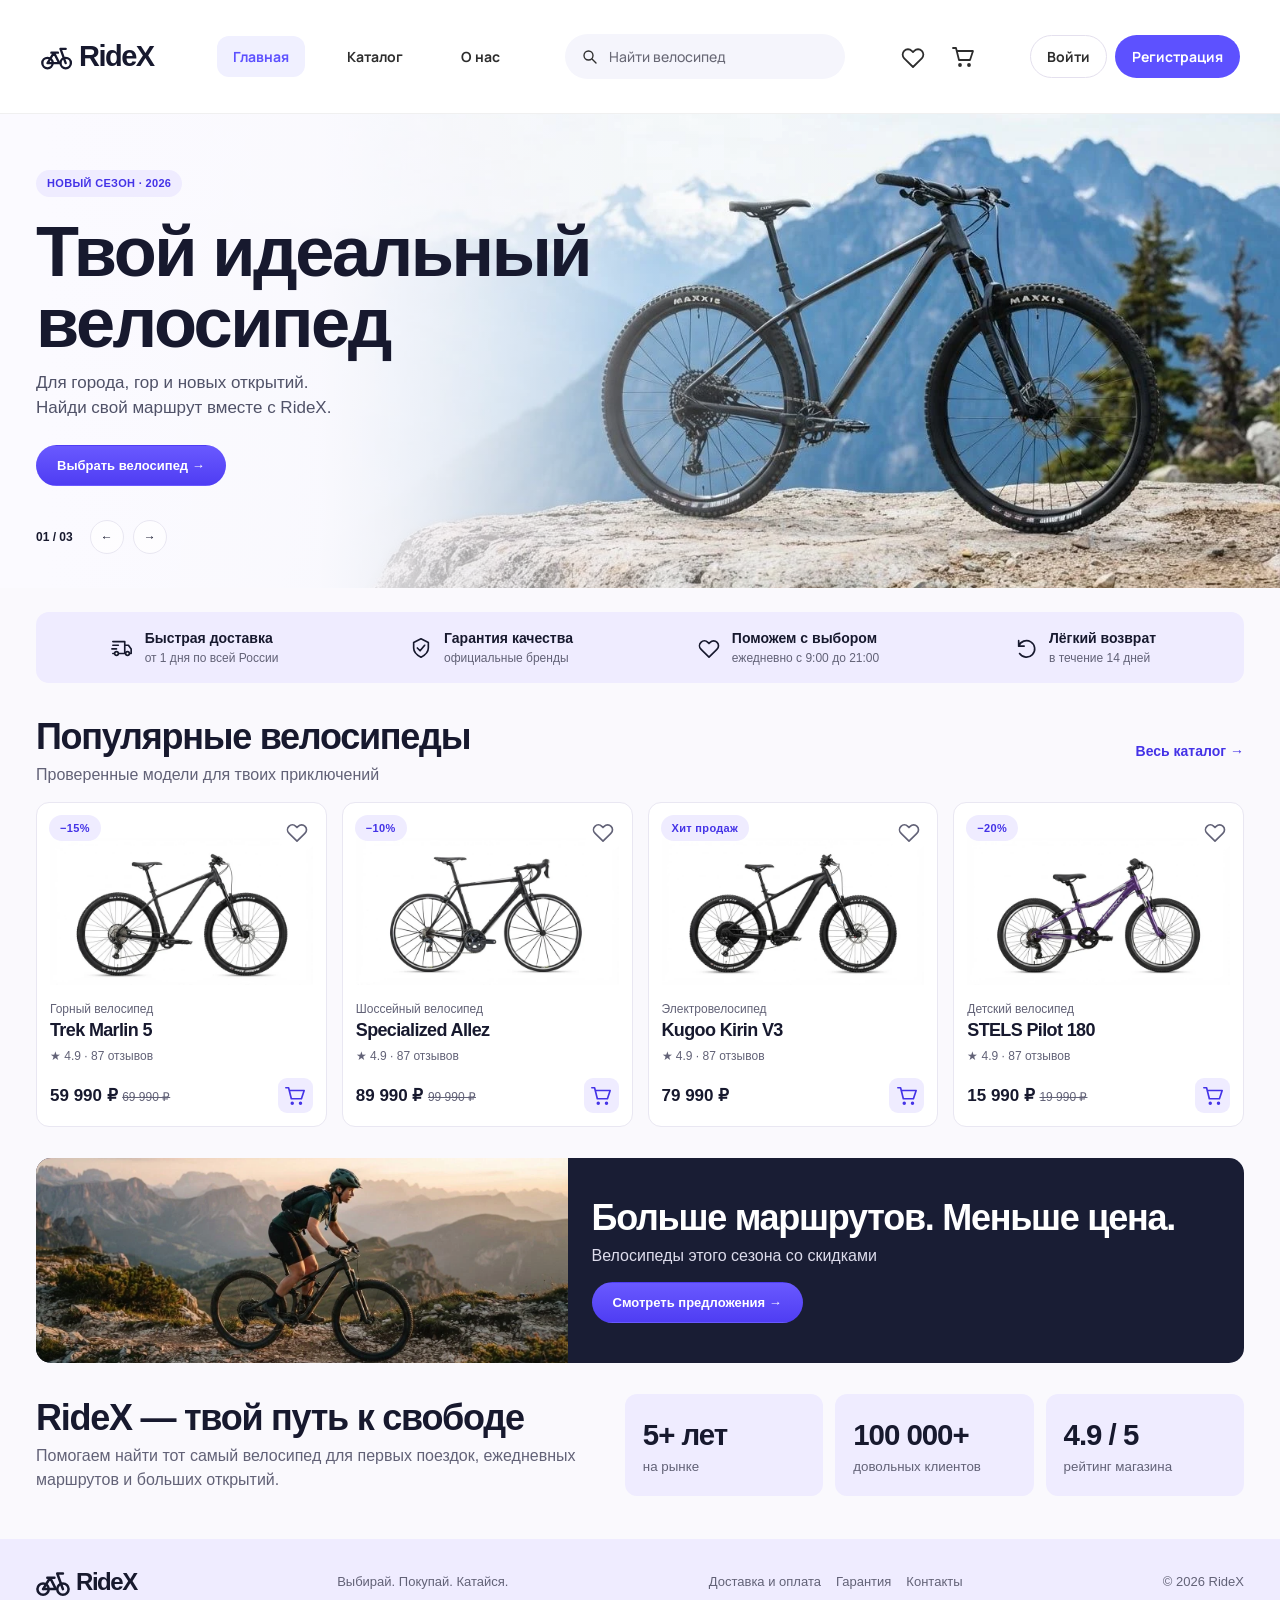
<file: index.html>
<!doctype html>
<html lang="ru">
    <head>
        <meta charset="utf-8">
        <meta name="viewport" content="width=device-width, initial-scale=1">
        <title>Главная · RideX</title>
        <link rel="stylesheet" href="./css/style.css">
        <script defer src="./js/products.js"></script>
        <script defer src="./js/app.js"></script>
        <link rel="icon" href="./images/bike.svg" type="image/svg+xml">
        <link rel="preconnect" href="https://fonts.googleapis.com">
        <link rel="preconnect" href="https://fonts.gstatic.com" crossorigin>
        <link
            href="https://fonts.googleapis.com/css2?family=Manrope:wght@500;700&display=swap"
            rel="stylesheet"
        >
    </head>
    <body data-page="home" data-base="./" data-catalog="./html/catalog.html">
        <header class="top">
            <div class="header-container">
                <div class="logo">
                    <a href="./index.html">
                        <img src="./images/Group%201.svg" alt="RideX, главная">
                    </a>
                </div>
                <nav class="main-navigation" aria-label="Главное меню">
                    <ul>
                        <li>
                            <a href="./index.html" aria-current="page">Главная</a>
                        </li>
                        <li>
                            <a href="./html/catalog.html">Каталог</a>
                        </li>
                        <li>
                            <a href="./html/about.html">О нас</a>
                        </li>
                    </ul>
                </nav>
                <form class="search-bar" action="./html/catalog.html" role="search">
                    <button type="submit" aria-label="Найти">
                        <img src="./images/search.svg" alt="">
                    </button>
                    <input
                        type="search"
                        name="q"
                        placeholder="Найти велосипед"
                        aria-label="Поиск велосипеда"
                    >
                </form>
                <div class="user-icons">
                    <a href="./html/favorites.html" class="icon-link">
                        <img src="./images/heart.svg" alt="Избранное" class="user-icon">
                    </a>
                    <a href="./html/cart.html" class="icon-link cart-icon" aria-label="Корзина">
                        <img src="./images/cart.svg" alt="" class="user-icon">
                        <b id="count" hidden></b>
                    </a>
                </div>
                <div class="auth-buttons">
                    <a href="./html/login.html" class="btn btn-login" id="login-link">Войти</a>
                    <a href="./html/register.html" class="btn btn-register">Регистрация</a>
                </div>
            </div>
        </header>
        <main>
            <section class="hero">
                <div class="wrap hero-inner">
                    <span class="pill">НОВЫЙ СЕЗОН · 2026</span>
                    <h1 id="hero-title">Твой идеальный<br>велосипед</h1>
                    <p id="hero-copy">
                        Для города, гор и новых открытий.<br>Найди свой маршрут вместе с RideX.
                    </p>
                    <a class="button " href="./html/catalog.html">Выбрать велосипед →</a>
                    <div class="slider">
                        <span id="slide-number">01 / 03</span>
                        <button type="button" data-slide="-1" aria-label="Предыдущий слайд">
                            ←
                        </button>
                        <button type="button" data-slide="1" aria-label="Следующий слайд">→</button>
                    </div>
                </div>
            </section>
            <div class="wrap">
                <div class="benefits">
                    <div>
                        <i data-icon="truck"></i>
                        <p>Быстрая доставка<small>от 1 дня по всей России</small></p>
                    </div>
                    <div>
                        <i data-icon="shield"></i>
                        <p>Гарантия качества<small>официальные бренды</small></p>
                    </div>
                    <div>
                        <i data-icon="heart"></i>
                        <p>Поможем с выбором<small>ежедневно с 9:00 до 21:00</small></p>
                    </div>
                    <div>
                        <i data-icon="return"></i>
                        <p>Лёгкий возврат<small>в течение 14 дней</small></p>
                    </div>
                </div>
                <section class="block">
                    <div class="section-head">
                        <div>
                            <h2>Популярные велосипеды</h2>
                            <p>Проверенные модели для твоих приключений</p>
                        </div>
                        <a class="accent" href="./html/catalog.html">Весь каталог →</a>
                    </div>
                    <div id="products" class="grid four"></div>
                </section>
                <section class="sale">
                    <img src="./images/sale.webp" alt="Велосипедист на горной тропе">
                    <div>
                        <h2>Больше маршрутов. Меньше цена.</h2>
                        <p>Велосипеды этого сезона со скидками</p>
                        <a class="button " href="./html/catalog.html?sale=1">
                            Смотреть предложения →
                        </a>
                    </div>
                </section>
                <section class="home-about">
                    <div>
                        <h2>RideX — твой путь к свободе</h2>
                        <p>
                            Помогаем найти тот самый велосипед для первых поездок, ежедневных маршрутов и больших открытий.
                        </p>
                    </div>
                    <div class="stats">
                        <div>
                            <strong>5+ лет</strong>
                            <small>на рынке</small>
                        </div>
                        <div>
                            <strong>100 000+</strong>
                            <small>довольных клиентов</small>
                        </div>
                        <div>
                            <strong>4.9 / 5</strong>
                            <small>рейтинг магазина</small>
                        </div>
                    </div>
                </section>
            </div>
        </main>
        <footer>
            <div class="wrap footer">
                <a class="logo" href="./index.html"><i data-icon="bike"></i>RideX</a>
                <span>Выбирай. Покупай. Катайся.</span>
                <div>
                    <a href="./html/about.html#delivery">Доставка и оплата</a>
                    <a href="./html/about.html#guarantee">Гарантия</a>
                    <a href="./html/about.html#contacts">Контакты</a>
                </div>
                <span>© 2026 RideX</span>
            </div>
        </footer>
        <div id="toast" role="status"></div>
    </body>
</html>
</file>
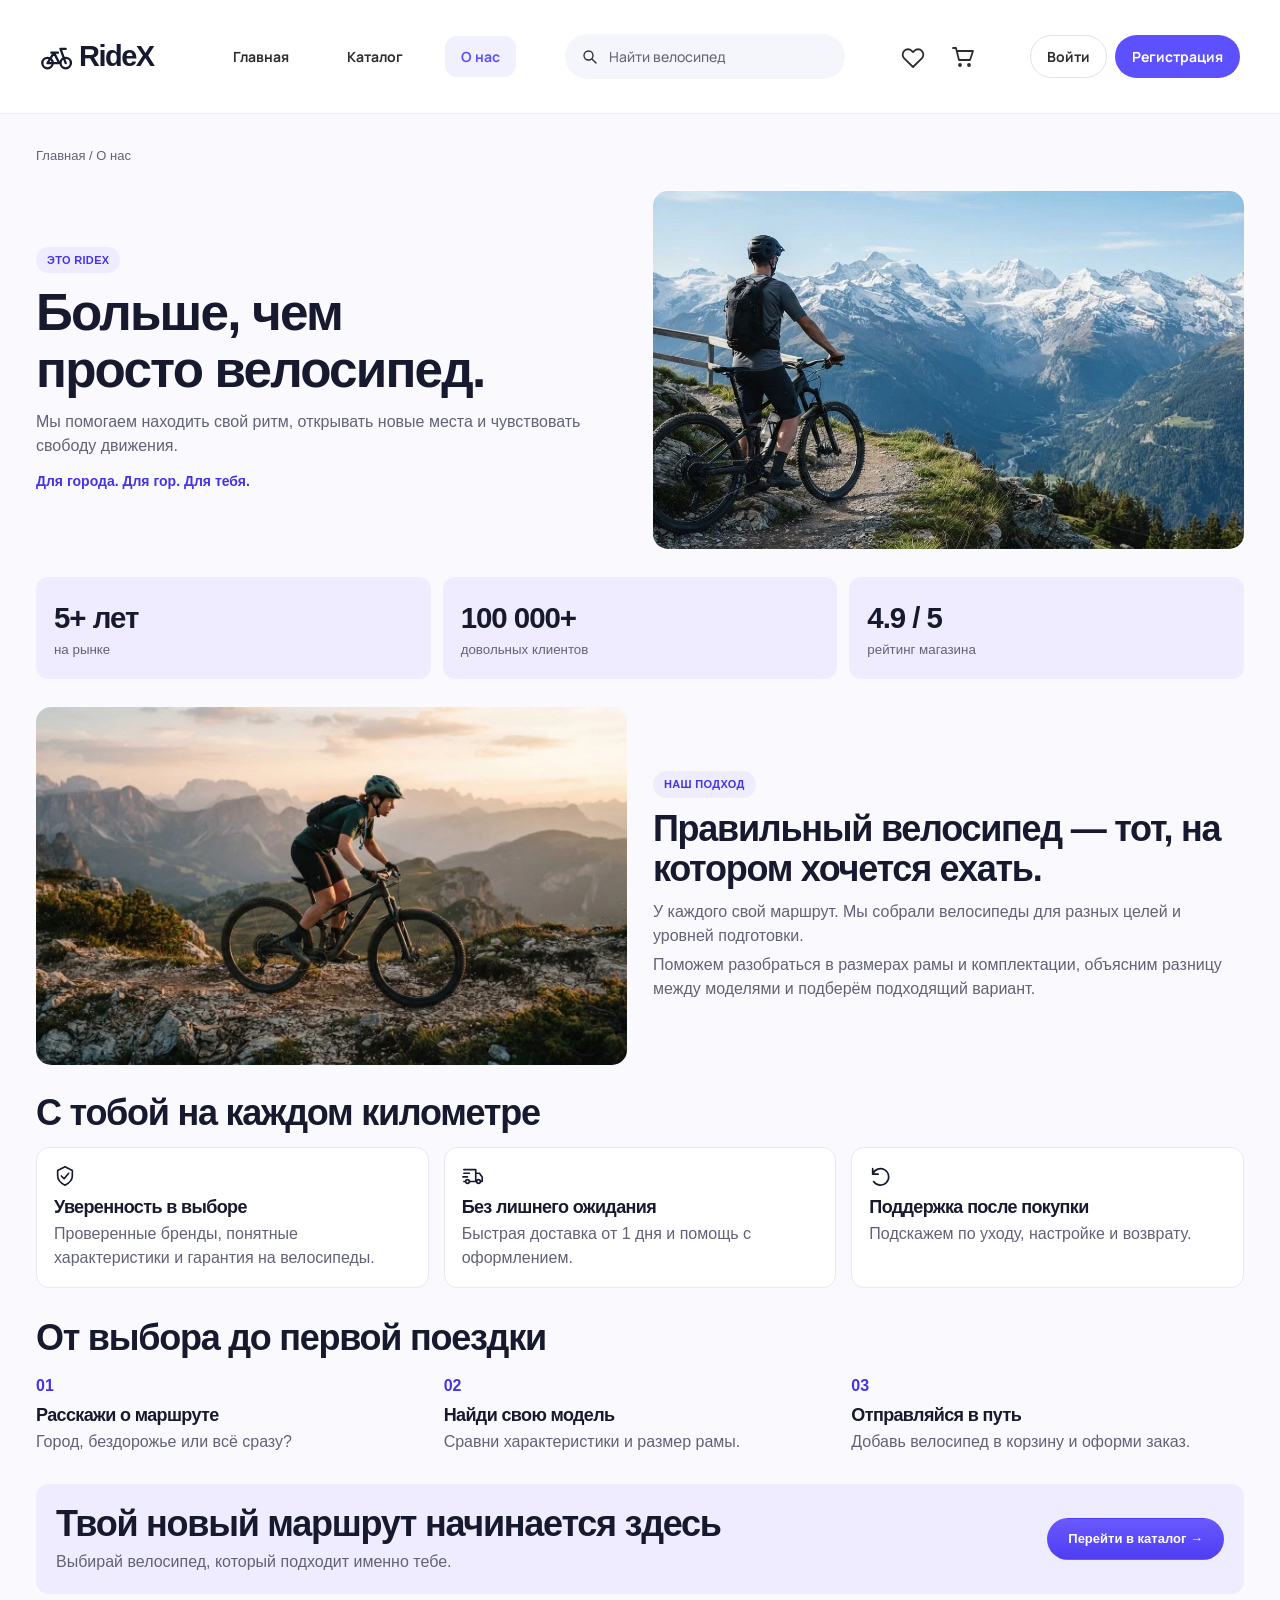
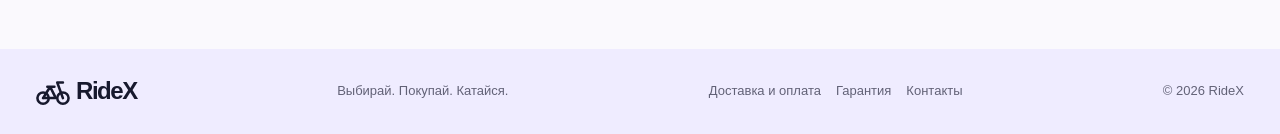
<file: html/about.html>
<!doctype html>
<html lang="ru">
    <head>
        <meta charset="utf-8">
        <meta name="viewport" content="width=device-width, initial-scale=1">
        <title>О нас · RideX</title>
        <link rel="stylesheet" href="../css/style.css">
        <script defer src="../js/products.js"></script>
        <script defer src="../js/app.js"></script>
        <link rel="icon" href="../images/bike.svg" type="image/svg+xml">
        <link rel="preconnect" href="https://fonts.googleapis.com">
        <link rel="preconnect" href="https://fonts.gstatic.com" crossorigin>
        <link
            href="https://fonts.googleapis.com/css2?family=Manrope:wght@500;700&display=swap"
            rel="stylesheet"
        >
    </head>
    <body data-page="about" data-base="../" data-catalog="../html/catalog.html">
        <header class="top">
            <div class="header-container">
                <div class="logo">
                    <a href="../index.html">
                        <img src="../images/Group%201.svg" alt="RideX, главная">
                    </a>
                </div>
                <nav class="main-navigation" aria-label="Главное меню">
                    <ul>
                        <li>
                            <a href="../index.html">Главная</a>
                        </li>
                        <li>
                            <a href="../html/catalog.html">Каталог</a>
                        </li>
                        <li>
                            <a href="../html/about.html" aria-current="page">О нас</a>
                        </li>
                    </ul>
                </nav>
                <form class="search-bar" action="../html/catalog.html" role="search">
                    <button type="submit" aria-label="Найти">
                        <img src="../images/search.svg" alt="">
                    </button>
                    <input
                        type="search"
                        name="q"
                        placeholder="Найти велосипед"
                        aria-label="Поиск велосипеда"
                    >
                </form>
                <div class="user-icons">
                    <a href="../html/favorites.html" class="icon-link">
                        <img src="../images/heart.svg" alt="Избранное" class="user-icon">
                    </a>
                    <a href="../html/cart.html" class="icon-link cart-icon" aria-label="Корзина">
                        <img src="../images/cart.svg" alt="" class="user-icon">
                        <b id="count" hidden></b>
                    </a>
                </div>
                <div class="auth-buttons">
                    <a href="../html/login.html" class="btn btn-login" id="login-link">Войти</a>
                    <a href="../html/register.html" class="btn btn-register">Регистрация</a>
                </div>
            </div>
        </header>
        <main>
            <div class="wrap page about">
                <p class="bread"><a href="../index.html">Главная</a> / О нас</p>
                <section class="split">
                    <div>
                        <span class="pill">ЭТО RIDEX</span>
                        <h1>Больше, чем<br>просто велосипед.</h1>
                        <p>
                            Мы помогаем находить свой ритм, открывать новые места и чувствовать свободу движения.
                        </p>
                        <a class="accent" href="../html/catalog.html">
                            Для города. Для гор. Для тебя.
                        </a>
                    </div>
                    <img src="../images/about.webp" alt="Велосипедист в горах">
                </section>
                <div class="stats">
                    <div>
                        <strong>5+ лет</strong>
                        <small>на рынке</small>
                    </div>
                    <div>
                        <strong>100 000+</strong>
                        <small>довольных клиентов</small>
                    </div>
                    <div>
                        <strong>4.9 / 5</strong>
                        <small>рейтинг магазина</small>
                    </div>
                </div>
                <section class="split">
                    <div>
                        <img src="../images/ride.webp" alt="Поездка на велосипеде по тропе">
                    </div>
                    <div>
                        <span class="pill">НАШ ПОДХОД</span>
                        <h2>Правильный велосипед — тот, на котором хочется ехать.</h2>
                        <p>
                            У каждого свой маршрут. Мы собрали велосипеды для разных целей и уровней подготовки.
                        </p>
                        <p>
                            Поможем разобраться в размерах рамы и комплектации, объясним разницу между моделями и подберём подходящий вариант.
                        </p>
                    </div>
                </section>
                <section class="block" id="contacts">
                    <h2>С тобой на каждом километре</h2>
                    <div class="three grid">
                        <article class="panel" id="guarantee">
                            <i data-icon="shield"></i>
                            <h3>Уверенность в выборе</h3>
                            <p>
                                Проверенные бренды, понятные характеристики и гарантия на велосипеды.
                            </p>
                        </article>
                        <article class="panel" id="delivery">
                            <i data-icon="truck"></i>
                            <h3>Без лишнего ожидания</h3>
                            <p>Быстрая доставка от 1 дня и помощь с оформлением.</p>
                        </article>
                        <article class="panel">
                            <i data-icon="return"></i>
                            <h3>Поддержка после покупки</h3>
                            <p>Подскажем по уходу, настройке и возврату.</p>
                        </article>
                    </div>
                </section>
                <section class="block">
                    <h2>От выбора до первой поездки</h2>
                    <ol class="grid three steps">
                        <li>
                            <b>01</b>
                            <h3>Расскажи о маршруте</h3>
                            <p>Город, бездорожье или всё сразу?</p>
                        </li>
                        <li>
                            <b>02</b>
                            <h3>Найди свою модель</h3>
                            <p>Сравни характеристики и размер рамы.</p>
                        </li>
                        <li>
                            <b>03</b>
                            <h3>Отправляйся в путь</h3>
                            <p>Добавь велосипед в корзину и оформи заказ.</p>
                        </li>
                    </ol>
                </section>
                <aside class="callout">
                    <div>
                        <h2>Твой новый маршрут начинается здесь</h2>
                        <p>Выбирай велосипед, который подходит именно тебе.</p>
                    </div>
                    <a class="button " href="../html/catalog.html">Перейти в каталог →</a>
                </aside>
            </div>
        </main>
        <footer>
            <div class="wrap footer">
                <a class="logo" href="../index.html"><i data-icon="bike"></i>RideX</a>
                <span>Выбирай. Покупай. Катайся.</span>
                <div>
                    <a href="../html/about.html#delivery">Доставка и оплата</a>
                    <a href="../html/about.html#guarantee">Гарантия</a>
                    <a href="../html/about.html#contacts">Контакты</a>
                </div>
                <span>© 2026 RideX</span>
            </div>
        </footer>
        <div id="toast" role="status"></div>
    </body>
</html>
</file>
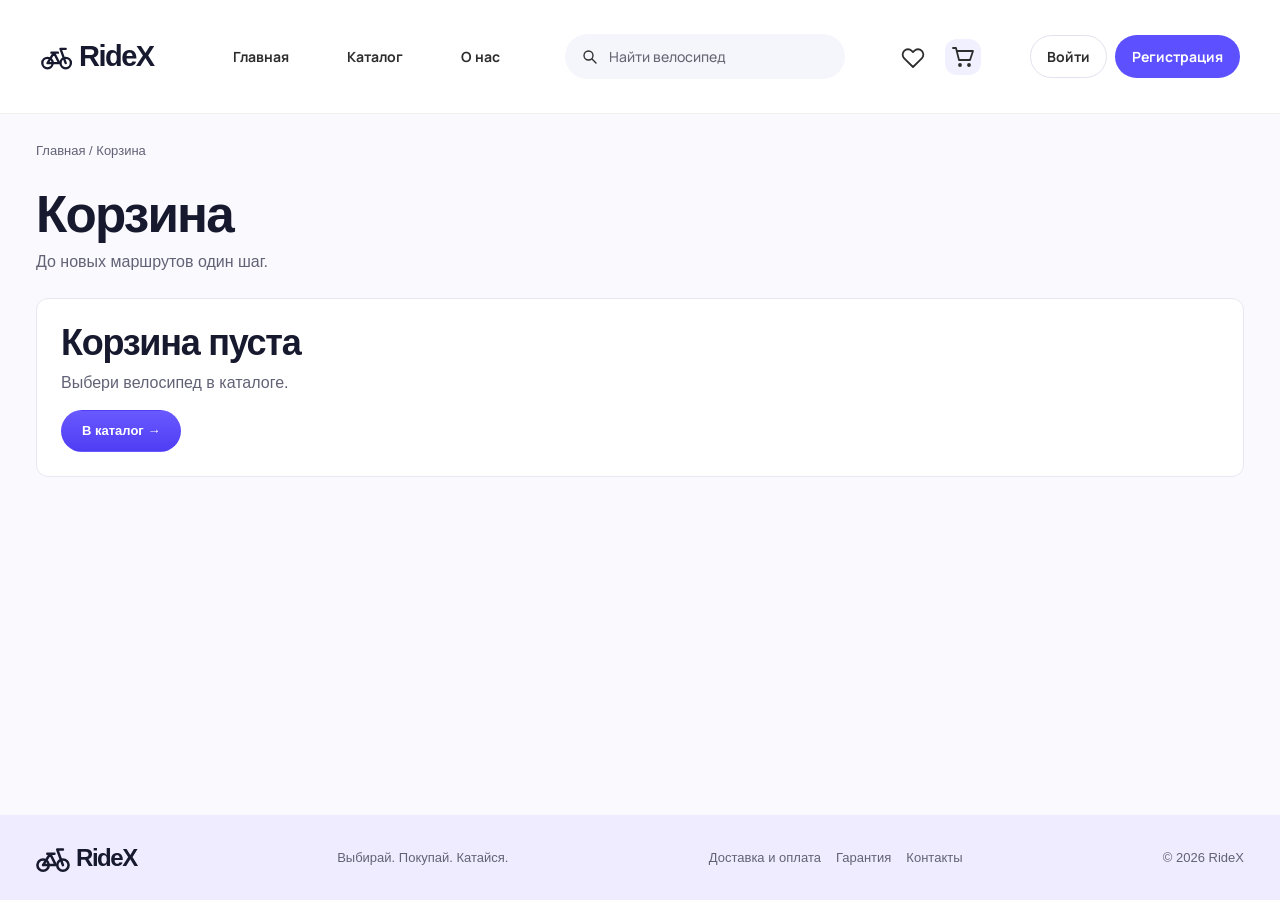
<file: html/cart.html>
<!doctype html>
<html lang="ru">
    <head>
        <meta charset="utf-8">
        <meta name="viewport" content="width=device-width, initial-scale=1">
        <title>Корзина · RideX</title>
        <link rel="stylesheet" href="../css/style.css">
        <script defer src="../js/products.js"></script>
        <script defer src="../js/app.js"></script>
        <link rel="icon" href="../images/bike.svg" type="image/svg+xml">
        <link rel="preconnect" href="https://fonts.googleapis.com">
        <link rel="preconnect" href="https://fonts.gstatic.com" crossorigin>
        <link
            href="https://fonts.googleapis.com/css2?family=Manrope:wght@500;700&display=swap"
            rel="stylesheet"
        >
    </head>
    <body data-page="cart" data-base="../" data-catalog="../html/catalog.html">
        <header class="top">
            <div class="header-container">
                <div class="logo">
                    <a href="../index.html">
                        <img src="../images/Group%201.svg" alt="RideX, главная">
                    </a>
                </div>
                <nav class="main-navigation" aria-label="Главное меню">
                    <ul>
                        <li>
                            <a href="../index.html">Главная</a>
                        </li>
                        <li>
                            <a href="../html/catalog.html">Каталог</a>
                        </li>
                        <li>
                            <a href="../html/about.html">О нас</a>
                        </li>
                    </ul>
                </nav>
                <form class="search-bar" action="../html/catalog.html" role="search">
                    <button type="submit" aria-label="Найти">
                        <img src="../images/search.svg" alt="">
                    </button>
                    <input
                        type="search"
                        name="q"
                        placeholder="Найти велосипед"
                        aria-label="Поиск велосипеда"
                    >
                </form>
                <div class="user-icons">
                    <a href="../html/favorites.html" class="icon-link">
                        <img src="../images/heart.svg" alt="Избранное" class="user-icon">
                    </a>
                    <a
                        href="../html/cart.html"
                        class="icon-link cart-icon"
                        aria-label="Корзина"
                        aria-current="page"
                    >
                        <img src="../images/cart.svg" alt="" class="user-icon">
                        <b id="count" hidden></b>
                    </a>
                </div>
                <div class="auth-buttons">
                    <a href="../html/login.html" class="btn btn-login" id="login-link">Войти</a>
                    <a href="../html/register.html" class="btn btn-register">Регистрация</a>
                </div>
            </div>
        </header>
        <main>
            <div class="wrap page">
                <p class="bread"><a href="../index.html">Главная</a> / Корзина</p>
                <h1>Корзина</h1>
                <p class="intro" id="cart-intro">До новых маршрутов один шаг.</p>
                <div id="cart"></div>
                <dialog id="checkout">
                    <form method="dialog">
                        <h2>Подтвердить демо-заказ?</h2>
                        <p>Это тестовое оформление заказа.</p>
                        <div class="actions">
                            <button class="button outline" value="cancel">Отмена</button>
                            <button class="button" value="confirm">Подтвердить</button>
                        </div>
                    </form>
                </dialog>
            </div>
        </main>
        <footer>
            <div class="wrap footer">
                <a class="logo" href="../index.html"><i data-icon="bike"></i>RideX</a>
                <span>Выбирай. Покупай. Катайся.</span>
                <div>
                    <a href="../html/about.html#delivery">Доставка и оплата</a>
                    <a href="../html/about.html#guarantee">Гарантия</a>
                    <a href="../html/about.html#contacts">Контакты</a>
                </div>
                <span>© 2026 RideX</span>
            </div>
        </footer>
        <div id="toast" role="status"></div>
    </body>
</html>
</file>
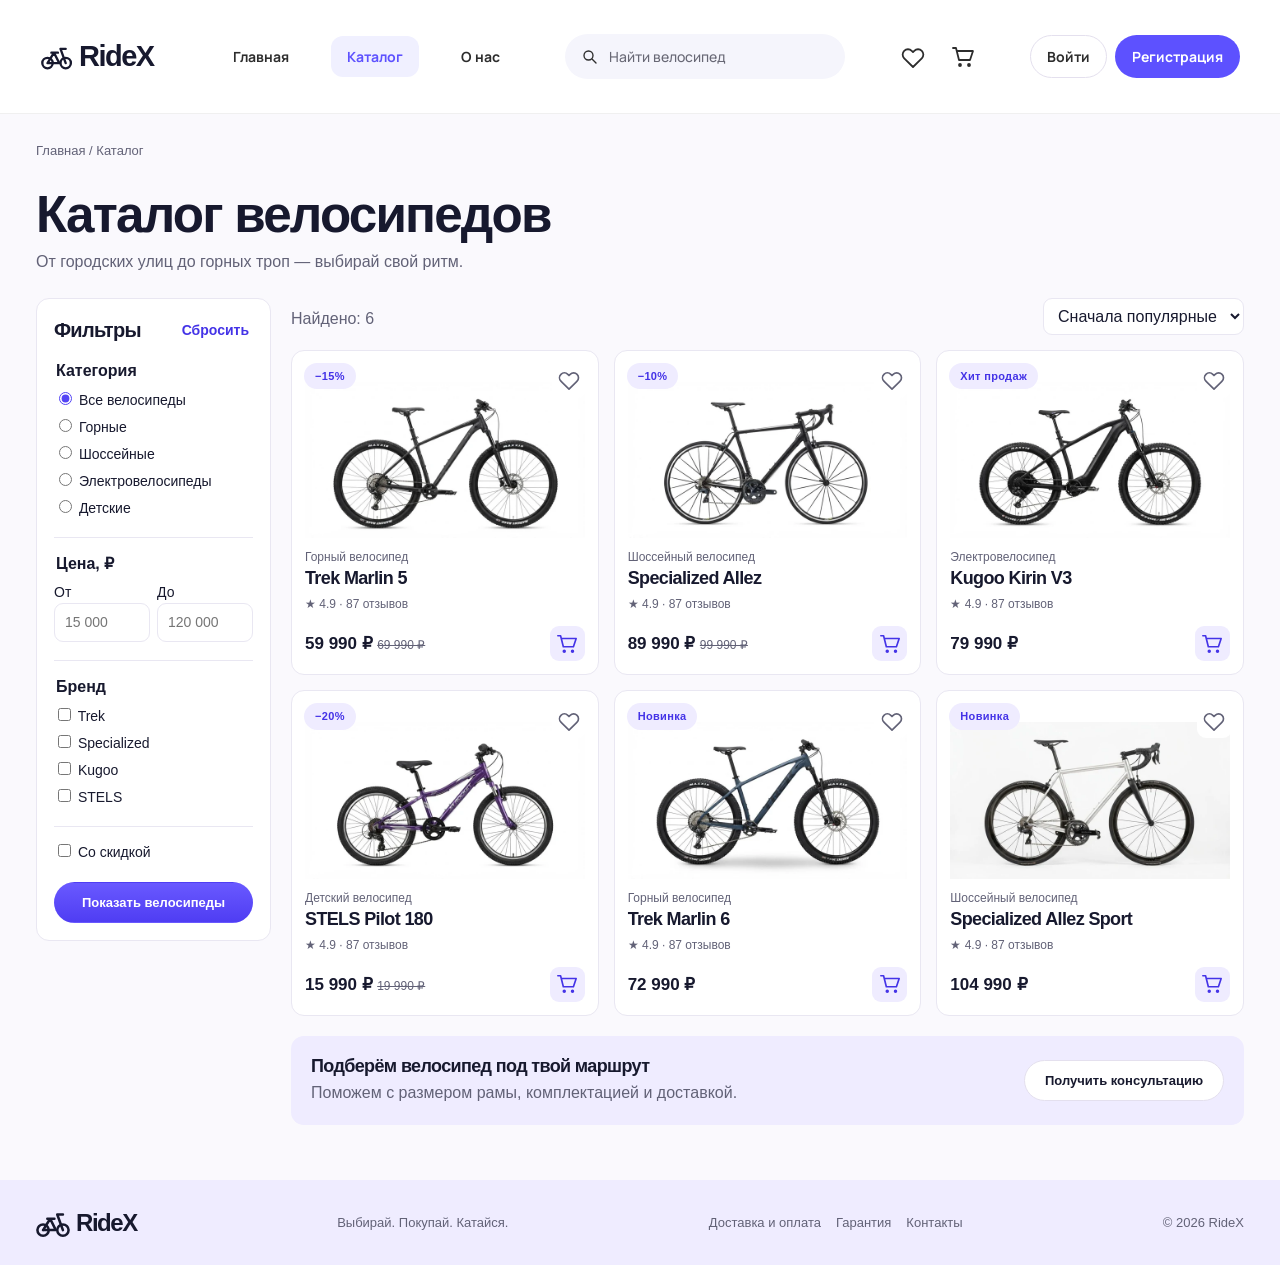
<file: html/catalog.html>
<!doctype html>
<html lang="ru">
    <head>
        <meta charset="utf-8">
        <meta name="viewport" content="width=device-width, initial-scale=1">
        <title>Каталог · RideX</title>
        <link rel="stylesheet" href="../css/style.css">
        <script defer src="../js/products.js"></script>
        <script defer src="../js/app.js"></script>
        <link rel="icon" href="../images/bike.svg" type="image/svg+xml">
        <link rel="preconnect" href="https://fonts.googleapis.com">
        <link rel="preconnect" href="https://fonts.gstatic.com" crossorigin>
        <link
            href="https://fonts.googleapis.com/css2?family=Manrope:wght@500;700&display=swap"
            rel="stylesheet"
        >
    </head>
    <body data-page="catalog" data-base="../" data-catalog="../html/catalog.html">
        <header class="top">
            <div class="header-container">
                <div class="logo">
                    <a href="../index.html">
                        <img src="../images/Group%201.svg" alt="RideX, главная">
                    </a>
                </div>
                <nav class="main-navigation" aria-label="Главное меню">
                    <ul>
                        <li>
                            <a href="../index.html">Главная</a>
                        </li>
                        <li>
                            <a href="../html/catalog.html" aria-current="page">Каталог</a>
                        </li>
                        <li>
                            <a href="../html/about.html">О нас</a>
                        </li>
                    </ul>
                </nav>
                <form class="search-bar" action="../html/catalog.html" role="search">
                    <button type="submit" aria-label="Найти">
                        <img src="../images/search.svg" alt="">
                    </button>
                    <input
                        type="search"
                        name="q"
                        placeholder="Найти велосипед"
                        aria-label="Поиск велосипеда"
                    >
                </form>
                <div class="user-icons">
                    <a href="../html/favorites.html" class="icon-link">
                        <img src="../images/heart.svg" alt="Избранное" class="user-icon">
                    </a>
                    <a href="../html/cart.html" class="icon-link cart-icon" aria-label="Корзина">
                        <img src="../images/cart.svg" alt="" class="user-icon">
                        <b id="count" hidden></b>
                    </a>
                </div>
                <div class="auth-buttons">
                    <a href="../html/login.html" class="btn btn-login" id="login-link">Войти</a>
                    <a href="../html/register.html" class="btn btn-register">Регистрация</a>
                </div>
            </div>
        </header>
        <main>
            <div class="wrap page">
                <p class="bread"><a href="../index.html">Главная</a> / Каталог</p>
                <h1>Каталог велосипедов</h1>
                <p class="intro">От городских улиц до горных троп — выбирай свой ритм.</p>
                <div class="catalog">
                    <form id="filters" class="panel filters">
                        <div class="section-head">
                            <h2>Фильтры</h2>
                            <button class="text" type="reset">Сбросить</button>
                        </div>
                        <fieldset>
                            <legend>Категория</legend>
                            <label>
                                <input type="radio" name="category" value="" checked>
                                Все велосипеды
                            </label>
                            <label>
                                <input type="radio" name="category" value="mountain">
                                Горные
                            </label>
                            <label>
                                <input type="radio" name="category" value="road">
                                Шоссейные
                            </label>
                            <label>
                                <input type="radio" name="category" value="electric">
                                Электровелосипеды
                            </label>
                            <label>
                                <input type="radio" name="category" value="kids">
                                Детские
                            </label>
                        </fieldset>
                        <fieldset>
                            <legend>Цена, ₽</legend>
                            <div class="prices">
                                <label>
                                    От
                                    <input type="number" name="min" min="0" placeholder="15 000">
                                </label>
                                <label>
                                    До
                                    <input type="number" name="max" min="0" placeholder="120 000">
                                </label>
                            </div>
                        </fieldset>
                        <fieldset>
                            <legend>Бренд</legend>
                            <label>
                                <input type="checkbox" name="brand" value="Trek">
                                Trek
                            </label>
                            <label>
                                <input type="checkbox" name="brand" value="Specialized">
                                Specialized
                            </label>
                            <label>
                                <input type="checkbox" name="brand" value="Kugoo">
                                Kugoo
                            </label>
                            <label>
                                <input type="checkbox" name="brand" value="STELS">
                                STELS
                            </label>
                        </fieldset>
                        <label>
                            <input type="checkbox" name="sale">
                            Со скидкой
                        </label>
                        <button class="button">Показать велосипеды</button>
                    </form>
                    <div>
                        <div class="section-head catalog-top">
                            <p id="results" aria-live="polite"></p>
                            <select id="sort" aria-label="Сортировка">
                                <option value="">Сначала популярные</option>
                                <option value="low">Сначала дешевле</option>
                                <option value="high">Сначала дороже</option>
                            </select>
                        </div>
                        <div id="products" class="grid three"></div>
                        <aside class="callout">
                            <div>
                                <h3>Подберём велосипед под твой маршрут</h3>
                                <p>Поможем с размером рамы, комплектацией и доставкой.</p>
                            </div>
                            <a class="button outline" href="../html/about.html#contacts">
                                Получить консультацию
                            </a>
                        </aside>
                    </div>
                </div>
            </div>
        </main>
        <footer>
            <div class="wrap footer">
                <a class="logo" href="../index.html"><i data-icon="bike"></i>RideX</a>
                <span>Выбирай. Покупай. Катайся.</span>
                <div>
                    <a href="../html/about.html#delivery">Доставка и оплата</a>
                    <a href="../html/about.html#guarantee">Гарантия</a>
                    <a href="../html/about.html#contacts">Контакты</a>
                </div>
                <span>© 2026 RideX</span>
            </div>
        </footer>
        <div id="toast" role="status"></div>
    </body>
</html>
</file>
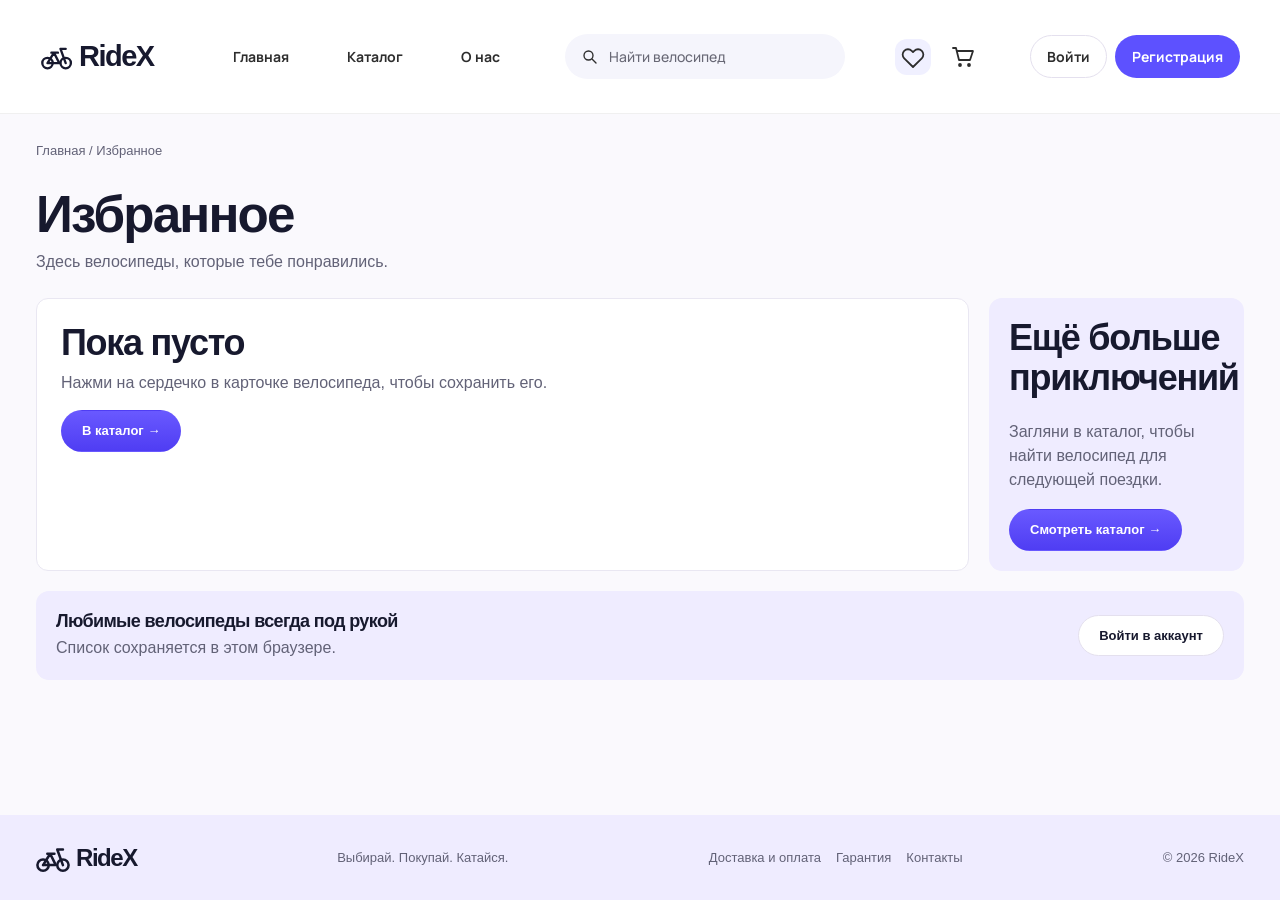
<file: html/favorites.html>
<!doctype html>
<html lang="ru">
    <head>
        <meta charset="utf-8">
        <meta name="viewport" content="width=device-width, initial-scale=1">
        <title>Избранное · RideX</title>
        <link rel="stylesheet" href="../css/style.css">
        <script defer src="../js/products.js"></script>
        <script defer src="../js/app.js"></script>
        <link rel="icon" href="../images/bike.svg" type="image/svg+xml">
        <link rel="preconnect" href="https://fonts.googleapis.com">
        <link rel="preconnect" href="https://fonts.gstatic.com" crossorigin>
        <link
            href="https://fonts.googleapis.com/css2?family=Manrope:wght@500;700&display=swap"
            rel="stylesheet"
        >
    </head>
    <body data-page="favorites" data-base="../" data-catalog="../html/catalog.html">
        <header class="top">
            <div class="header-container">
                <div class="logo">
                    <a href="../index.html">
                        <img src="../images/Group%201.svg" alt="RideX, главная">
                    </a>
                </div>
                <nav class="main-navigation" aria-label="Главное меню">
                    <ul>
                        <li>
                            <a href="../index.html">Главная</a>
                        </li>
                        <li>
                            <a href="../html/catalog.html">Каталог</a>
                        </li>
                        <li>
                            <a href="../html/about.html">О нас</a>
                        </li>
                    </ul>
                </nav>
                <form class="search-bar" action="../html/catalog.html" role="search">
                    <button type="submit" aria-label="Найти">
                        <img src="../images/search.svg" alt="">
                    </button>
                    <input
                        type="search"
                        name="q"
                        placeholder="Найти велосипед"
                        aria-label="Поиск велосипеда"
                    >
                </form>
                <div class="user-icons">
                    <a href="../html/favorites.html" class="icon-link" aria-current="page">
                        <img src="../images/heart.svg" alt="Избранное" class="user-icon">
                    </a>
                    <a href="../html/cart.html" class="icon-link cart-icon" aria-label="Корзина">
                        <img src="../images/cart.svg" alt="" class="user-icon">
                        <b id="count" hidden></b>
                    </a>
                </div>
                <div class="auth-buttons">
                    <a href="../html/login.html" class="btn btn-login" id="login-link">Войти</a>
                    <a href="../html/register.html" class="btn btn-register">Регистрация</a>
                </div>
            </div>
        </header>
        <main>
            <div class="wrap page">
                <p class="bread"><a href="../index.html">Главная</a> / Избранное</p>
                <h1>Избранное</h1>
                <p class="intro">Здесь велосипеды, которые тебе понравились.</p>
                <div class="favorites-layout">
                    <div id="products" class="grid three"></div>
                    <aside class="callout stacked">
                        <h2>Ещё больше приключений</h2>
                        <p>Загляни в каталог, чтобы найти велосипед для следующей поездки.</p>
                        <a class="button " href="../html/catalog.html">Смотреть каталог →</a>
                    </aside>
                </div>
                <aside class="callout">
                    <div>
                        <h3>Любимые велосипеды всегда под рукой</h3>
                        <p>Список сохраняется в этом браузере.</p>
                    </div>
                    <a class="button outline" href="../html/login.html">Войти в аккаунт</a>
                </aside>
            </div>
        </main>
        <footer>
            <div class="wrap footer">
                <a class="logo" href="../index.html"><i data-icon="bike"></i>RideX</a>
                <span>Выбирай. Покупай. Катайся.</span>
                <div>
                    <a href="../html/about.html#delivery">Доставка и оплата</a>
                    <a href="../html/about.html#guarantee">Гарантия</a>
                    <a href="../html/about.html#contacts">Контакты</a>
                </div>
                <span>© 2026 RideX</span>
            </div>
        </footer>
        <div id="toast" role="status"></div>
    </body>
</html>
</file>
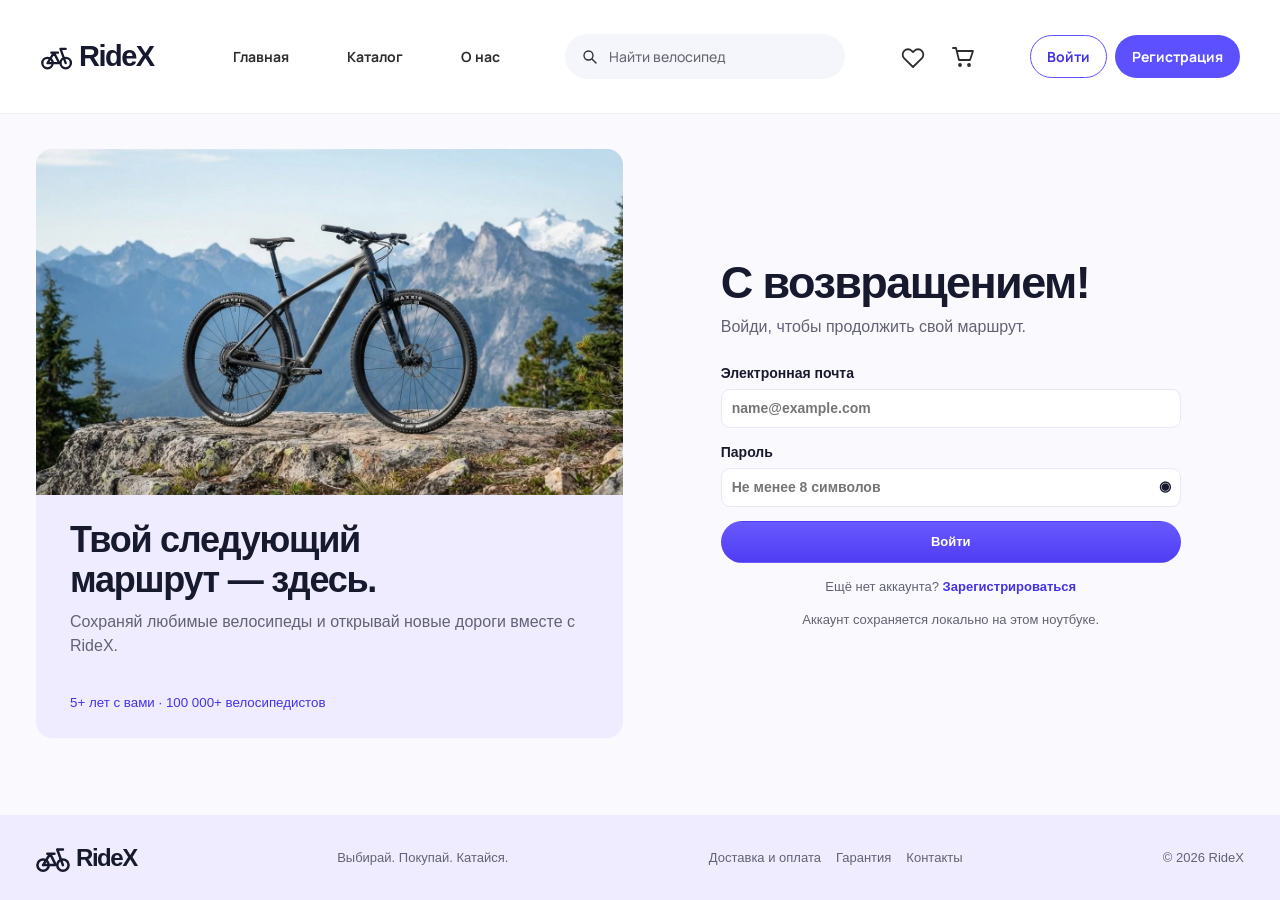
<file: html/login.html>
<!doctype html>
<html lang="ru">
    <head>
        <meta charset="utf-8">
        <meta name="viewport" content="width=device-width, initial-scale=1">
        <title>Вход · RideX</title>
        <link rel="stylesheet" href="../css/style.css">
        <script defer src="../js/products.js"></script>
        <script defer src="../js/app.js"></script>
        <link rel="icon" href="../images/bike.svg" type="image/svg+xml">
        <link rel="preconnect" href="https://fonts.googleapis.com">
        <link rel="preconnect" href="https://fonts.gstatic.com" crossorigin>
        <link
            href="https://fonts.googleapis.com/css2?family=Manrope:wght@500;700&display=swap"
            rel="stylesheet"
        >
    </head>
    <body data-page="login" data-base="../" data-catalog="../html/catalog.html">
        <header class="top">
            <div class="header-container">
                <div class="logo">
                    <a href="../index.html">
                        <img src="../images/Group%201.svg" alt="RideX, главная">
                    </a>
                </div>
                <nav class="main-navigation" aria-label="Главное меню">
                    <ul>
                        <li>
                            <a href="../index.html">Главная</a>
                        </li>
                        <li>
                            <a href="../html/catalog.html">Каталог</a>
                        </li>
                        <li>
                            <a href="../html/about.html">О нас</a>
                        </li>
                    </ul>
                </nav>
                <form class="search-bar" action="../html/catalog.html" role="search">
                    <button type="submit" aria-label="Найти">
                        <img src="../images/search.svg" alt="">
                    </button>
                    <input
                        type="search"
                        name="q"
                        placeholder="Найти велосипед"
                        aria-label="Поиск велосипеда"
                    >
                </form>
                <div class="user-icons">
                    <a href="../html/favorites.html" class="icon-link">
                        <img src="../images/heart.svg" alt="Избранное" class="user-icon">
                    </a>
                    <a href="../html/cart.html" class="icon-link cart-icon" aria-label="Корзина">
                        <img src="../images/cart.svg" alt="" class="user-icon">
                        <b id="count" hidden></b>
                    </a>
                </div>
                <div class="auth-buttons">
                    <a
                        href="../html/login.html"
                        class="btn btn-login"
                        id="login-link"
                        aria-current="page"
                    >
                        Войти
                    </a>
                    <a href="../html/register.html" class="btn btn-register">Регистрация</a>
                </div>
            </div>
        </header>
        <main>
            <div class="wrap page auth">
                <aside class="auth-cover">
                    <img src="../images/auth.webp" alt="Велосипед на фоне гор">
                    <div>
                        <h2>Твой следующий<br>маршрут — здесь.</h2>
                        <p>Сохраняй любимые велосипеды и открывай новые дороги вместе с RideX.</p>
                        <small>5+ лет с вами · 100 000+ велосипедистов</small>
                    </div>
                </aside>
                <section class="auth-form">
                    <div id="profile">
                        <h1>С возвращением!</h1>
                        <p class="intro">Войди, чтобы продолжить свой маршрут.</p>
                        <form id="auth-form" method="post">
                            <label>
                                Электронная почта
                                <input
                                    name="email"
                                    type="email"
                                    autocomplete="email"
                                    required
                                    maxlength="120"
                                    placeholder="name@example.com"
                                >
                            </label>
                            <label>
                                Пароль
                                <span class="pass">
                                    <input
                                        name="password"
                                        type="password"
                                        autocomplete="current-password"
                                        minlength="8"
                                        maxlength="128"
                                        required
                                        placeholder="Не менее 8 символов"
                                    >
                                    <button
                                        type="button"
                                        data-password
                                        aria-label="Показать пароль"
                                    >
                                        ◉
                                    </button>
                                </span>
                            </label>
                            <p class="form-error" id="form-error" role="alert" hidden></p>
                            <button class="button" type="submit" disabled>Войти</button>
                            <p id="form-status" role="status" hidden>Вход выполнен.</p>
                        </form>
                        <p class="auth-switch">
                            Ещё нет аккаунта? <a href="../html/register.html">Зарегистрироваться</a>
                        </p>
                        <p class="demo">
                            Аккаунт сохраняется локально на этом ноутбуке.
                        </p>
                    </div>
                </section>
            </div>
        </main>
        <footer>
            <div class="wrap footer">
                <a class="logo" href="../index.html"><i data-icon="bike"></i>RideX</a>
                <span>Выбирай. Покупай. Катайся.</span>
                <div>
                    <a href="../html/about.html#delivery">Доставка и оплата</a>
                    <a href="../html/about.html#guarantee">Гарантия</a>
                    <a href="../html/about.html#contacts">Контакты</a>
                </div>
                <span>© 2026 RideX</span>
            </div>
        </footer>
        <div id="toast" role="status"></div>
    </body>
</html>
</file>
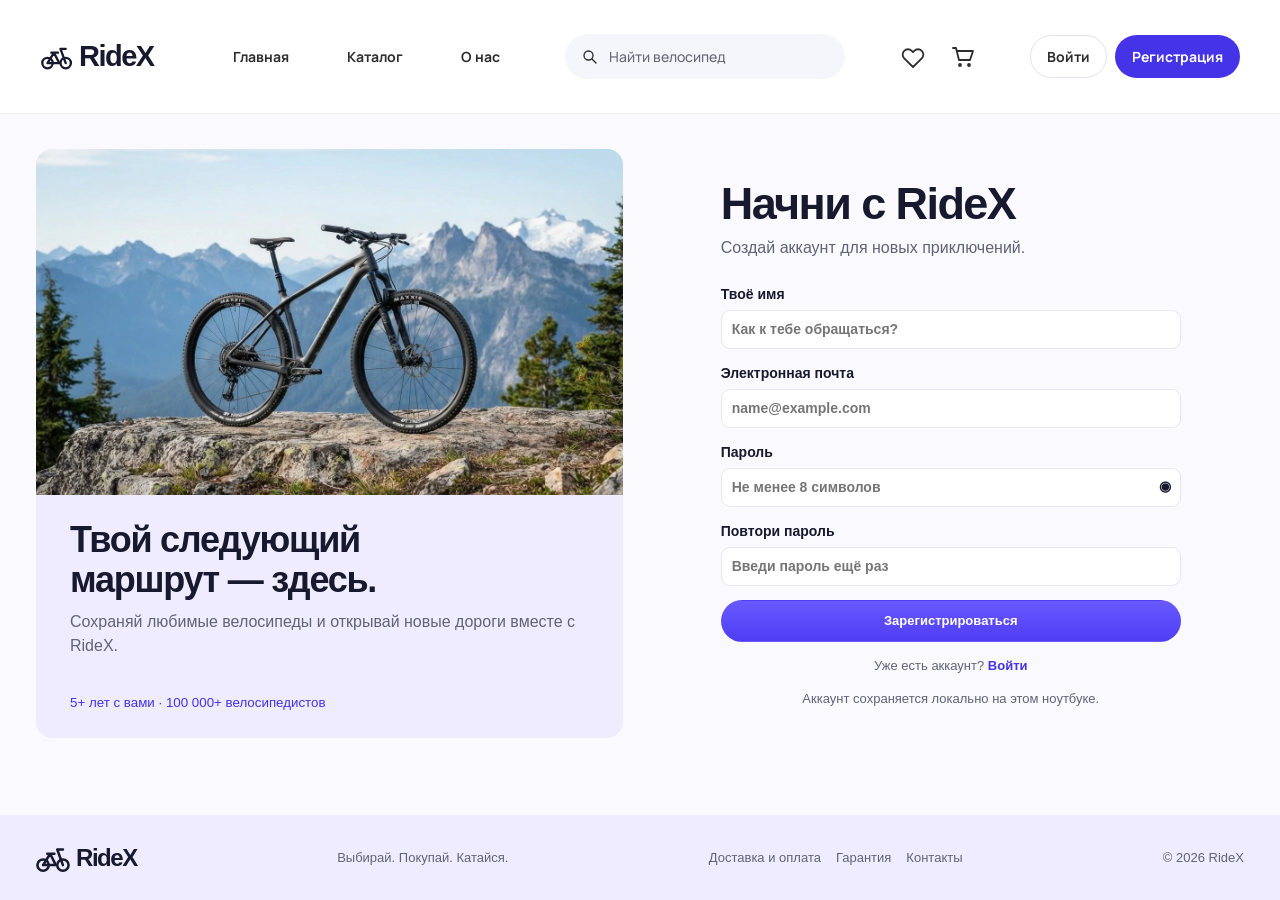
<file: html/register.html>
<!doctype html>
<html lang="ru">
    <head>
        <meta charset="utf-8">
        <meta name="viewport" content="width=device-width, initial-scale=1">
        <title>Регистрация · RideX</title>
        <link rel="stylesheet" href="../css/style.css">
        <script defer src="../js/products.js"></script>
        <script defer src="../js/app.js"></script>
        <link rel="icon" href="../images/bike.svg" type="image/svg+xml">
        <link rel="preconnect" href="https://fonts.googleapis.com">
        <link rel="preconnect" href="https://fonts.gstatic.com" crossorigin>
        <link
            href="https://fonts.googleapis.com/css2?family=Manrope:wght@500;700&display=swap"
            rel="stylesheet"
        >
    </head>
    <body data-page="register" data-base="../" data-catalog="../html/catalog.html">
        <header class="top">
            <div class="header-container">
                <div class="logo">
                    <a href="../index.html">
                        <img src="../images/Group%201.svg" alt="RideX, главная">
                    </a>
                </div>
                <nav class="main-navigation" aria-label="Главное меню">
                    <ul>
                        <li>
                            <a href="../index.html">Главная</a>
                        </li>
                        <li>
                            <a href="../html/catalog.html">Каталог</a>
                        </li>
                        <li>
                            <a href="../html/about.html">О нас</a>
                        </li>
                    </ul>
                </nav>
                <form class="search-bar" action="../html/catalog.html" role="search">
                    <button type="submit" aria-label="Найти">
                        <img src="../images/search.svg" alt="">
                    </button>
                    <input
                        type="search"
                        name="q"
                        placeholder="Найти велосипед"
                        aria-label="Поиск велосипеда"
                    >
                </form>
                <div class="user-icons">
                    <a href="../html/favorites.html" class="icon-link">
                        <img src="../images/heart.svg" alt="Избранное" class="user-icon">
                    </a>
                    <a href="../html/cart.html" class="icon-link cart-icon" aria-label="Корзина">
                        <img src="../images/cart.svg" alt="" class="user-icon">
                        <b id="count" hidden></b>
                    </a>
                </div>
                <div class="auth-buttons">
                    <a href="../html/login.html" class="btn btn-login" id="login-link">Войти</a>
                    <a href="../html/register.html" class="btn btn-register" aria-current="page">
                        Регистрация
                    </a>
                </div>
            </div>
        </header>
        <main>
            <div class="wrap page auth">
                <aside class="auth-cover">
                    <img src="../images/auth.webp" alt="Велосипед на фоне гор">
                    <div>
                        <h2>Твой следующий<br>маршрут — здесь.</h2>
                        <p>Сохраняй любимые велосипеды и открывай новые дороги вместе с RideX.</p>
                        <small>5+ лет с вами · 100 000+ велосипедистов</small>
                    </div>
                </aside>
                <section class="auth-form">
                    <div id="profile">
                        <h1>Начни с RideX</h1>
                        <p class="intro">Создай аккаунт для новых приключений.</p>
                        <form id="auth-form" method="post">
                            <label>
                                Твоё имя
                                <input
                                    name="name"
                                    autocomplete="name"
                                    maxlength="60"
                                    required
                                    placeholder="Как к тебе обращаться?"
                                >
                            </label>
                            <label>
                                Электронная почта
                                <input
                                    name="email"
                                    type="email"
                                    autocomplete="email"
                                    required
                                    maxlength="120"
                                    placeholder="name@example.com"
                                >
                            </label>
                            <label>
                                Пароль
                                <span class="pass">
                                    <input
                                        name="password"
                                        type="password"
                                        autocomplete="new-password"
                                        minlength="8"
                                        maxlength="128"
                                        required
                                        placeholder="Не менее 8 символов"
                                    >
                                    <button
                                        type="button"
                                        data-password
                                        aria-label="Показать пароль"
                                    >
                                        ◉
                                    </button>
                                </span>
                            </label>
                            <label>
                                Повтори пароль
                                <input
                                    name="confirm"
                                    type="password"
                                    autocomplete="new-password"
                                    minlength="8"
                                    required
                                    placeholder="Введи пароль ещё раз"
                                >
                            </label>
                            <p class="form-error" id="form-error" role="alert" hidden></p>
                            <button class="button" type="submit" disabled>
                                Зарегистрироваться
                            </button>
                            <p id="form-status" role="status" hidden>Регистрация выполнена.</p>
                        </form>
                        <p class="auth-switch">
                            Уже есть аккаунт? <a href="../html/login.html">Войти</a>
                        </p>
                        <p class="demo">
                            Аккаунт сохраняется локально на этом ноутбуке.
                        </p>
                    </div>
                </section>
            </div>
        </main>
        <footer>
            <div class="wrap footer">
                <a class="logo" href="../index.html"><i data-icon="bike"></i>RideX</a>
                <span>Выбирай. Покупай. Катайся.</span>
                <div>
                    <a href="../html/about.html#delivery">Доставка и оплата</a>
                    <a href="../html/about.html#guarantee">Гарантия</a>
                    <a href="../html/about.html#contacts">Контакты</a>
                </div>
                <span>© 2026 RideX</span>
            </div>
        </footer>
        <div id="toast" role="status"></div>
    </body>
</html>
</file>
<file: css/style.css>
:root {
    --ink: #17192e;
    --muted: #626277;
    --purple: #5344f5;
    --deep: #4433e7;
    --lavender: #efecff;
    --line: #e9e7f2;
    --bg: #faf9fd;
    font: 16px/1.5 Arial,sans-serif;
    color: var(--ink);
    background: var(--bg)
}

* {
    box-sizing: border-box
}

body {
    margin: 0;
    min-height: 100vh;
    display: flex;
    flex-direction: column
}

main {
    flex: 1
}

a {
    text-decoration: none;
    color: inherit
}

button,input,select {
    font: inherit
}

button,select {
    cursor: pointer
}

button {
    color: inherit
}

a:focus-visible,button:focus-visible,input:focus-visible,select:focus-visible {
    outline: 2px solid var(--purple);
    outline-offset: 3px
}

h1,h2,h3,p {
    margin: 0
}

h1,h2,h3 {
    line-height: 1.12;
    letter-spacing: -.035em
}

h1 {
    font-size: clamp(32px,4vw,54px)
}

h2 {
    font-size: clamp(23px,3vw,36px)
}

h3 {
    font-size: 18px
}

img {
    display: block;
    width: 100%;
    object-fit: cover
}

svg {
    display: block;
    width: 22px;
    height: 22px
}

small,.intro,.muted {
    color: var(--muted)
}

small {
    display: block
}

[hidden] {
    display: none!important
}

.wrap {
    width: min(1344px,calc(100% - 72px));
    margin: auto
}

.top {
    background: #fcfbff;
    border-bottom: 1px solid var(--line)
}

.footer {
    display: flex;
    justify-content: space-between;
    align-items: center;
    gap: 16px;
    min-height: 76px
}

.logo {
    display: inline-flex;
    align-items: center;
    gap: 6px;
    font-size: 29px;
    letter-spacing: -.06em;
    font-weight: 850;
    white-space: nowrap
}

.logo svg {
    width: 34px;
    height: 34px
}

.cart-icon {
    position: relative
}

.cart-icon b {
    position: absolute;
    top: -3px;
    right: -3px;
    min-width: 16px;
    padding: 0 3px;
    text-align: center;
    border-radius: 9px;
    color: white;
    background: var(--purple);
    font-size: 10px
}

.button {
    display: inline-flex;
    align-items: center;
    justify-content: center;
    text-align: center;
    border-radius: 99px;
    border: 1px solid transparent;
    background: linear-gradient(180deg,#6959ff,#4f3df3);
    color: white;
    padding: 10px 20px;
    font-weight: 750;
    font-size: 13px;
    white-space: nowrap
}

.button:hover {
    background: var(--deep)
}

.button.outline {
    background: #fff;
    color: var(--ink);
    border-color: #e4e0ee
}

.button.outline:hover {
    border-color: var(--purple);
    color: var(--deep)
}

.accent,.text {
    color: var(--deep);
    font-size: 14px;
    font-weight: 700
}

.text {
    border: 0;
    background: transparent;
    padding: 4px
}

.pill,.badge {
    display: inline-block;
    background: var(--lavender);
    color: var(--deep);
    border-radius: 99px;
    padding: 5px 11px;
    font-size: 11px;
    font-weight: 800;
    letter-spacing: .03em
}

.hero {
    background: #f8f8fd;
    position: relative;
    isolation: isolate
}

.hero:before,.hero:after {
    content: "";
    position: absolute;
    inset: 0;
    z-index: -1
}

.hero:before {
    background: var(--hero-image,url('../images/hero.webp')) center center/cover
}

.hero:after {
    background: linear-gradient(90deg,#fbfaff 3%,#fbfafff2 25%,#fbfaff33 51%,transparent 72%)
}

.hero-inner {
    min-height: clamp(425px,36vw,545px);
    padding-block: 56px 34px
}

.hero h1 {
    font-size: clamp(46px,5.5vw,83px);
    line-height: 1.01;
    margin: 19px 0 12px;
    max-width: 650px
}

.hero p {
    font-size: 17px;
    color: #505268;
    margin-bottom: 24px
}

.slider {
    display: flex;
    gap: 9px;
    align-items: center;
    margin-top: 34px;
    font-size: 12px;
    font-weight: 750
}

.slider span {
    margin-right: 8px
}

.slider button {
    background: #ffffffb8;
    border: 1px solid var(--line);
    border-radius: 50%;
    width: 34px;
    height: 34px
}

.benefits,.stats {
    display: grid;
    gap: 12px
}

.benefits {
    grid-template-columns: repeat(4,1fr);
    background: var(--lavender);
    padding: 16px;
    border-radius: 13px;
    margin: 24px 0 34px
}

.benefits>div {
    display: flex;
    align-items: center;
    justify-content: center;
    gap: 12px
}

.benefits p {
    font-weight: 700;
    font-size: 14px
}

.benefits small {
    font-weight: 400;
    font-size: 12px
}

.block {
    margin-bottom: 30px
}

.section-head {
    display: flex;
    justify-content: space-between;
    align-items: center;
    gap: 12px;
    margin-bottom: 15px
}

.section-head p,.callout p,.home-about p,.about p {
    color: var(--muted);
    margin-top: 5px
}

.grid {
    display: grid;
    gap: 15px
}

.four {
    grid-template-columns: repeat(4,minmax(0,1fr))
}

.three {
    grid-template-columns: repeat(3,minmax(0,1fr))
}

.card,.panel {
    background: #fff;
    border: 1px solid var(--line);
    border-radius: 13px
}

.card {
    position: relative;
    padding: 13px;
    display: flex;
    flex-direction: column
}

.card img {
    height: clamp(120px,13vw,190px);
    object-fit: contain;
    margin: 13px 0 5px
}

.card .badge,.favorite {
    position: absolute;
    top: 12px
}

.card .badge {
    left: 12px
}

.favorite,.add,.icon-control {
    display: grid;
    place-items: center;
    border: 0;
    background: var(--lavender);
    border-radius: 9px;
    color: var(--deep);
    width: 35px;
    height: 35px
}

.favorite {
    right: 11px;
    background: white;
    color: var(--muted)
}

.favorite[aria-pressed=true] {
    color: var(--purple)
}

.favorite[aria-pressed=true] svg {
    fill: #c4baff
}

.card h3 {
    margin: 2px 0 7px
}

.card small,.rating {
    font-size: 12px
}

.rating {
    color: var(--muted)
}

.price-row {
    display: flex;
    justify-content: space-between;
    align-items: center;
    gap: 6px;
    margin-top: auto;
    padding-top: 13px
}

.price-row strong {
    font-size: 17px;
    white-space: nowrap
}

.price-row del {
    color: var(--muted);
    font-size: 12px;
    white-space: nowrap
}

.sale,.home-about,.split {
    display: grid;
    align-items: center;
    gap: 26px
}

.sale {
    grid-template-columns: 44% 1fr;
    gap: 0;
    overflow: hidden;
    border-radius: 15px;
    background: #191d34;
    color: white;
    margin: 31px 0
}

.sale img {
    height: 205px
}

.sale>div {
    padding: 24px
}

.sale p {
    margin: 6px 0 14px;
    color: #dddcec
}

.home-about {
    grid-template-columns: 1fr 1.1fr;
    margin: 30px 0 43px
}

.stats {
    grid-template-columns: repeat(3,minmax(0,1fr))
}

.stats>div {
    padding: 19px 18px;
    background: var(--lavender);
    border-radius: 12px
}

.stats strong {
    font-size: clamp(17px,2.3vw,33px);
    letter-spacing: -.035em
}

.footer {
    min-height: 85px;
    font-size: 13px;
    color: var(--muted);
    flex-wrap: wrap
}

.footer>div {
    display: flex;
    gap: 15px;
    flex-wrap: wrap
}

.footer .logo {
    color: var(--ink);
    font-size: 24px
}

footer {
    background: var(--lavender)
}

.page {
    padding-block: 27px 55px
}

.bread {
    color: var(--muted);
    font-size: 13px;
    margin-bottom: 25px
}

.bread a:hover {
    text-decoration: underline
}

.intro {
    margin: 7px 0 24px
}

.catalog,.cart-layout,.favorites-layout {
    display: grid;
    gap: 20px
}

.catalog {
    grid-template-columns: 235px 1fr
}

.favorites-layout {
    grid-template-columns: 1fr 255px
}

.cart-layout {
    grid-template-columns: minmax(0,2fr) minmax(265px,1fr)
}

.panel {
    padding: 17px
}

.filters {
    align-self: start;
    display: grid;
    gap: 14px
}

.filters h2 {
    font-size: 20px
}

.filters .section-head {
    margin: 0
}

.filters fieldset {
    border: 0;
    border-bottom: 1px solid var(--line);
    padding: 0 0 13px;
    margin: 0
}

.filters legend {
    font-weight: 750;
    margin-bottom: 6px
}

.filters label {
    display: block;
    font-size: 14px;
    margin-bottom: 5px
}

.prices {
    display: grid;
    grid-template-columns: 1fr 1fr;
    gap: 7px
}

input:not([type=checkbox]):not([type=radio]):not([type=search]),select {
    width: 100%;
    padding: 8px 10px;
    border: 1px solid var(--line);
    background: #fff;
    border-radius: 9px;
    min-width: 0;
    color: var(--ink)
}

input[type=radio],input[type=checkbox] {
    accent-color: var(--purple)
}

.catalog-top select {
    width: auto
}

.callout {
    display: flex;
    align-items: center;
    justify-content: space-between;
    gap: 17px;
    background: var(--lavender);
    border-radius: 13px;
    padding: 20px;
    margin-top: 20px
}

.stacked {
    flex-direction: column;
    align-items: flex-start;
    justify-content: center;
    margin-top: 0
}

.empty {
    grid-column: 1/-1;
    background: white;
    border: 1px solid var(--line);
    border-radius: 12px;
    padding: 24px
}

.empty p {
    margin: 8px 0 15px;
    color: var(--muted)
}

.cart-row {
    display: grid;
    grid-template-columns: auto 120px minmax(0,1fr) auto;
    align-items: center;
    gap: 12px;
    margin: 10px 0
}

.cart-row img {
    height: 76px;
    object-fit: contain
}

.cart-row small,.availability {
    font-size: 12px
}

.availability {
    color: #16724d
}

.quantity,.actions,.promo {
    display: flex;
    gap: 8px;
    align-items: center;
    flex-wrap: wrap
}

.quantity button {
    border: 0;
    border-radius: 8px;
    background: var(--lavender);
    width: 29px;
    height: 29px
}

.cart-row .text {
    font-size: 12px
}

.cart-right {
    text-align: right
}

.summary {
    align-self: start;
    background: var(--lavender);
    border-radius: 14px;
    padding: 22px
}

.summary h2 {
    font-size: 24px;
    margin-bottom: 14px
}

.summary p {
    display: flex;
    justify-content: space-between;
    gap: 8px;
    margin: 8px 0
}

.summary .total {
    border-top: 1px solid #d8d0fc;
    padding-top: 12px;
    margin: 14px 0;
    font-weight: 800;
    font-size: 20px
}

.summary .button {
    width: 100%
}

.promo input {
    max-width: 230px
}

.promo {
    margin-top: 12px
}

.promo-note {
    font-size: 13px;
    margin-top: 8px
}

.auth {
    display: grid;
    grid-template-columns: 1fr 1fr;
    gap: 35px;
    padding-top: 35px
}

.auth-cover {
    background: var(--lavender);
    overflow: hidden;
    border-radius: 16px
}

.auth-cover img {
    height: clamp(220px,27vw,400px)
}

.auth-cover>div {
    padding: 25px 34px
}

.auth-cover p {
    margin: 10px 0 35px;
    color: var(--muted)
}

.auth-cover small {
    color: var(--deep)
}

.auth-form {
    align-self: center;
    width: min(100%,460px);
    margin: auto;
    padding: 15px 0
}

.auth-form h1 {
    font-size: clamp(30px,4vw,45px)
}

.auth-form form {
    display: grid;
    gap: 14px
}

.auth-form label {
    display: grid;
    gap: 5px;
    font-weight: 700;
    font-size: 14px
}

.auth-form label.inline {
    display: flex;
    align-items: center
}

.auth-form .button {
    width: 100%
}

.pass {
    position: relative
}

.pass input {
    padding-right: 40px!important
}

.pass button {
    position: absolute;
    right: 5px;
    top: 3px;
    border: 0;
    background: transparent;
    padding: 5px
}

.auth-switch,.demo {
    text-align: center;
    margin-top: 14px;
    font-size: 13px;
    color: var(--muted)
}

.auth-switch a {
    color: var(--deep);
    font-weight: 700
}

.form-error {
    color: #a21b47;
    font-size: 13px
}

.split {
    grid-template-columns: repeat(2,1fr);
    margin-bottom: 28px
}

.split img {
    height: clamp(200px,28vw,380px);
    border-radius: 15px
}

.split h1,.split h2 {
    margin: 11px 0
}

.split .accent {
    display: inline-block;
    margin-top: 13px
}

.about>.stats {
    margin-bottom: 28px
}

.about .block h2 {
    margin-bottom: 13px
}

.about .panel h3 {
    margin-top: 10px
}

.steps {
    list-style: none;
    padding: 0
}

.steps b {
    color: var(--deep);
    display: block;
    margin-bottom: 7px
}

dialog {
    max-width: calc(100% - 30px);
    border: 1px solid var(--line);
    border-radius: 16px;
    padding: 24px;
    color: var(--ink)
}

dialog::backdrop {
    background: #17192e88
}

dialog p {
    margin: 10px 0 15px
}

#toast {
    position: fixed;
    bottom: 18px;
    left: 50%;
    transform: translateX(-50%);
    max-width: 94vw;
    background: var(--ink);
    color: white;
    padding: 10px 16px;
    border-radius: 10px;
    z-index: 4
}

#toast:empty {
    display: none
}

@media(max-width:1120px) {
    .wrap {
        width: calc(100% - 46px)
    }

    .catalog {
        grid-template-columns: 190px 1fr
    }

    .favorites-layout {
        grid-template-columns: 1fr 200px
    }

}

@media(max-width:780px) {
    .wrap {
        width: calc(100% - 30px)
    }

    .four,.three,.benefits {
        grid-template-columns: repeat(2,minmax(0,1fr))
    }

    .catalog,.cart-layout,.favorites-layout {
        grid-template-columns: 1fr
    }

    .filters {
        grid-template-columns: 1fr 1fr
    }

    .filters .section-head,.filters>.button {
        grid-column: 1/-1
    }

    .hero:before {
        background-position: 60% center
    }

    .hero:after {
        background: linear-gradient(90deg,#fbfaff 0%,#fbfaffdc 28%,#fbfaff11 100%)
    }

    .hero-inner {
        min-height: 390px
    }

    .home-about {
        grid-template-columns: 1fr
    }

    .auth {
        gap: 18px
    }

    .auth-cover>div {
        padding: 16px
    }

    .benefits>div {
        justify-content: flex-start
    }

    .footer {
        padding-block: 13px
    }

}

@media(max-width:490px) {
    .hero h1 {
        font-size: 42px
    }

    .hero-inner {
        min-height: 365px
    }

    .hero p {
        font-size: 15px
    }

    .grid {
        gap: 9px
    }

    .card {
        padding: 8px
    }

    .card img {
        height: 95px;
        margin-top: 20px
    }

    .card h3,.price-row strong {
        font-size: 14px
    }

    .price-row del {
        display: block
    }

    .card .badge {
        font-size: 9px;
        padding: 3px 6px
    }

    .benefits p {
        font-size: 12px
    }

    .benefits small {
        font-size: 11px
    }

    .split,.auth {
        grid-template-columns: 1fr
    }

    .auth-form {
        order: -1
    }

    .sale {
        grid-template-columns: 1fr
    }

    .sale img {
        height: 125px
    }

    .stats>div {
        padding: 9px
    }

    .stats small {
        font-size: 10px
    }

    .cart-row {
        grid-template-columns: auto 66px 1fr
    }

    .cart-right {
        grid-column: 3;
        text-align: left
    }

    .callout {
        align-items: flex-start;
        flex-direction: column
    }

    .filters {
        padding: 11px
    }

    .catalog-top select {
        max-width: 58%
    }

}

button:disabled {
    opacity: .55;
    cursor: default
}

.button:disabled:hover {
    background: linear-gradient(180deg,#6959ff,#4f3df3)
}

/* Общая шапка RideX */
.top {
    width: 100%;
    border-bottom: 1px solid #f0f0f0;
    background: #fff;
    font-family: Manrope, Arial, sans-serif;
}

.header-container {
    display: flex;
    align-items: center;
    justify-content: space-between;
    gap: 20px;
    max-width: 1440px;
    margin: 0 auto;
    padding: 34px 40px;
}

.header-container .logo {
    flex-shrink: 0;
}

.header-container .logo img {
    width: auto;
    height: 36px;
}

.main-navigation ul {
    display: flex;
    align-items: center;
    gap: clamp(8px, 2vw, 48px);
    margin: 0;
    padding: 0;
    list-style: none;
}

.main-navigation a, .auth-buttons .btn {
    display: inline-flex;
    padding: 10px 16px;
    font-size: 14px;
    font-weight: 700;
    white-space: nowrap;
}

.main-navigation a {
    border-radius: 12px;
    color: #2d2d2d;
}

.main-navigation a:hover, .main-navigation a[aria-current="page"] {
    background: #f0f0ff;
    color: #5d51ff;
}

.search-bar {
    position: relative;
    flex: 0 1 280px;
    min-width: 150px;
}

.search-bar input {
    width: 100%;
    padding: 12px 16px 12px 44px;
    border: 0;
    border-radius: 24px;
    background: #f5f5fc;
    color: #2d2d2d;
    font-size: 14px;
    font-weight: 500;
}

.search-bar input::placeholder {
    color: #686875;
}

.search-bar button {
    position: absolute;
    left: 10px;
    top: 50%;
    display: grid;
    place-items: center;
    width: 30px;
    height: 30px;
    padding: 0;
    transform: translateY(-50%);
    border: 0;
    border-radius: 50%;
    background: transparent;
}

.search-bar img {
    width: 18px;
    height: 18px;
}

.user-icons, .auth-buttons {
    display: flex;
    align-items: center;
}

.user-icons {
    gap: 14px;
}

.auth-buttons {
    gap: 8px;
}

.icon-link {
    display: grid;
    place-items: center;
    width: 36px;
    height: 36px;
    border-radius: 12px;
}

.icon-link:hover, .icon-link[aria-current="page"] {
    background: #f0f0ff;
}

.icon-link img {
    width: 24px;
    height: 24px;
    transition: transform .2s ease;
}

.icon-link:hover img {
    transform: scale(1.08);
}

.auth-buttons .btn {
    border: 1px solid transparent;
    border-radius: 24px;
}

.auth-buttons .btn-login {
    border-color: #e4e0ee;
    color: #2d2d2d;
}

.auth-buttons .btn-login:hover, .auth-buttons .btn-login[aria-current="page"] {
    border-color: #5d51ff;
    color: #4433e7;
}

.auth-buttons .btn-register {
    background: #5d51ff;
    color: #fff;
}

.auth-buttons .btn-register:hover, .auth-buttons .btn-register[aria-current="page"] {
    background: #4433e7;
}

@media (max-width: 1100px) {
    .header-container {
        flex-wrap: wrap;
        padding: 18px 24px;
        gap: 12px;
    }

    .header-container .main-navigation {
        order: 4;
        flex: 1 0 100%;
    }

    .main-navigation ul {
        justify-content: center;
    }

    .search-bar {
        margin-left: auto;
    }

}

@media (max-width: 650px) {
    .header-container {
        padding: 12px 15px;
        gap: 10px;
        justify-content: flex-start;
    }

    .header-container .logo {
        margin-right: auto;
    }

    .header-container .logo img {
        height: 29px;
    }

    .user-icons {
        gap: 4px;
    }

    .auth-buttons {
        gap: 4px;
    }

    .auth-buttons .btn {
        padding: 7px 9px;
        font-size: 12px;
    }

    .search-bar {
        order: 5;
        flex: 1 0 100%;
    }

    .main-navigation a {
        padding: 7px 10px;
    }

}

@media (max-width: 365px) {
    .auth-buttons {
        justify-content: flex-end;
    }

}
</file>
